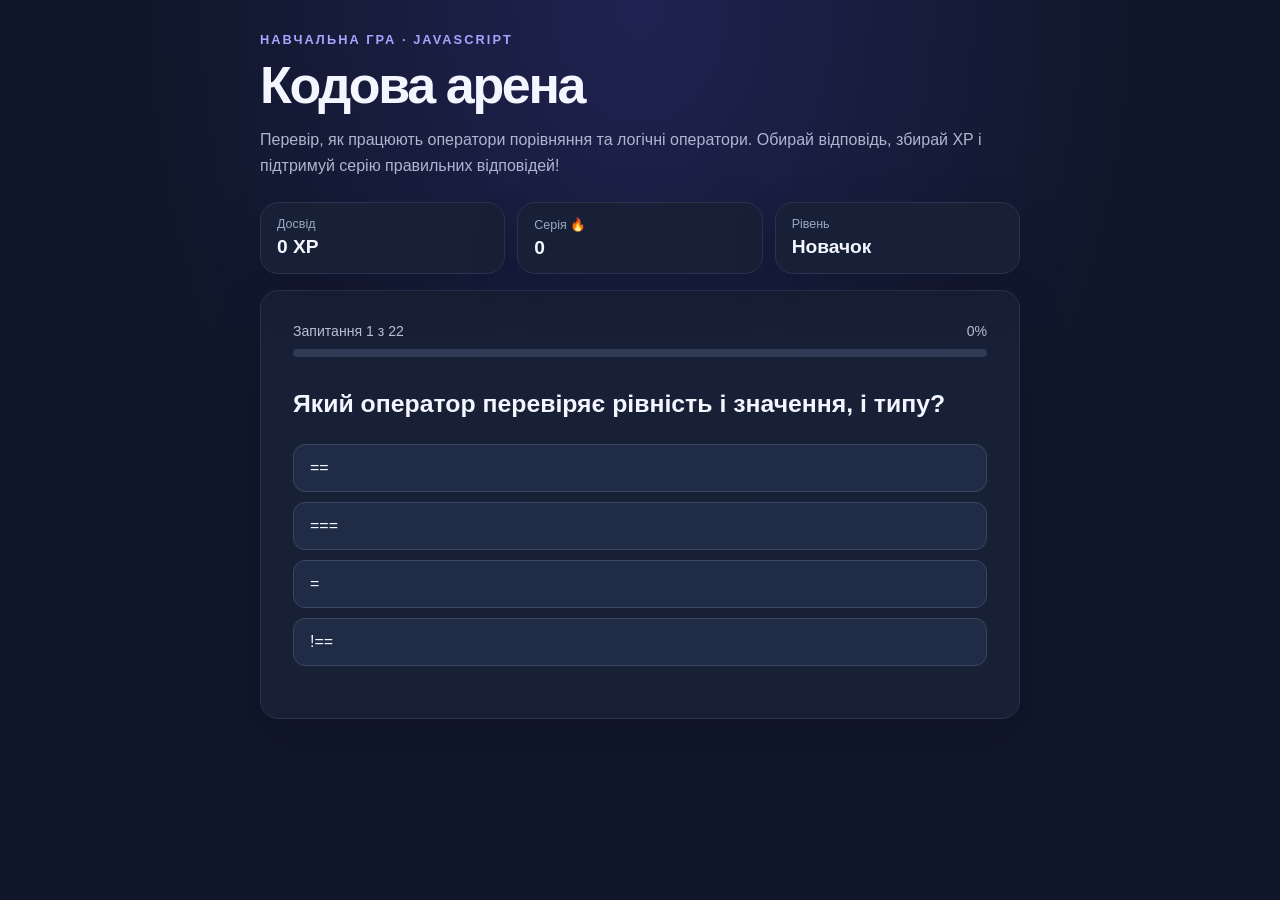
<file: 02 Оператори порівняння/index.html>
<!DOCTYPE html>
<html lang="uk">
<head>
    <meta charset="UTF-8">
    <meta name="viewport" content="width=device-width, initial-scale=1.0">
    <meta name="theme-color" content="#10172a">
    <title>Кодова арена — оператори JavaScript</title>
<link rel="stylesheet" href="./styles/style.css">
</head>
<body>
    <main class="game">
        <p class="eyebrow">Навчальна гра · JavaScript</p>
        <h1>Кодова арена</h1>
        <p class="intro">Перевір, як працюють оператори порівняння та логічні оператори. Обирай відповідь, збирай XP і підтримуй серію правильних відповідей!</p>

        <section class="stats" aria-label="Ігрова статистика">
            <div class="stat">
                <span class="stat-label">Досвід</span>
                <strong id="score">0 XP</strong>
            </div>
            <div class="stat">
                <span class="stat-label">Серія 🔥</span>
                <strong id="streak">0</strong>
            </div>
            <div class="stat">
                <span class="stat-label">Рівень</span>
                <strong id="level">Новачок</strong>
            </div>
        </section>

        <section class="quiz-card" aria-labelledby="question">
            <div class="progress-row">
                <span id="question-count">Запитання 1 з 20</span>
                <span id="progress-percent">0%</span>
            </div>
            <div
                class="progress-track"
                id="progress-track"
                role="progressbar"
                aria-label="Прогрес тесту"
                aria-valuemin="0"
                aria-valuemax="20"
                aria-valuenow="0"
            >
                <div class="progress-fill" id="progress-fill"></div>
            </div>
            <div id="quiz-content">
                <h2 class="question" id="question"></h2>
                <div class="answers" id="answers"></div>
                <section class="feedback" id="feedback" aria-live="polite" hidden>
                    <h3>Пояснення</h3>
                    <p id="feedback-explanation"></p>
                    <h3>Приклад коду</h3>
                    <pre><code id="feedback-code"></code></pre>
                    <h3>Практичне застосування</h3>
                    <p id="feedback-application"></p>
                </section>
                <div class="actions">
                    <button class="action-button" id="next-button" type="button" hidden>Далі</button>
                </div>
            </div>
            <div class="result" id="result" aria-live="polite" hidden>
                <p class="eyebrow">Раунд завершено</p>
                <h2 id="result-title"></h2>
                <p id="result-summary"></p>
                <button class="action-button" id="restart-button" type="button">Зіграти ще раз</button>
            </div>
        </section>
    </main>
    <script src="script.js"></script>
</body>
</html>
</file>
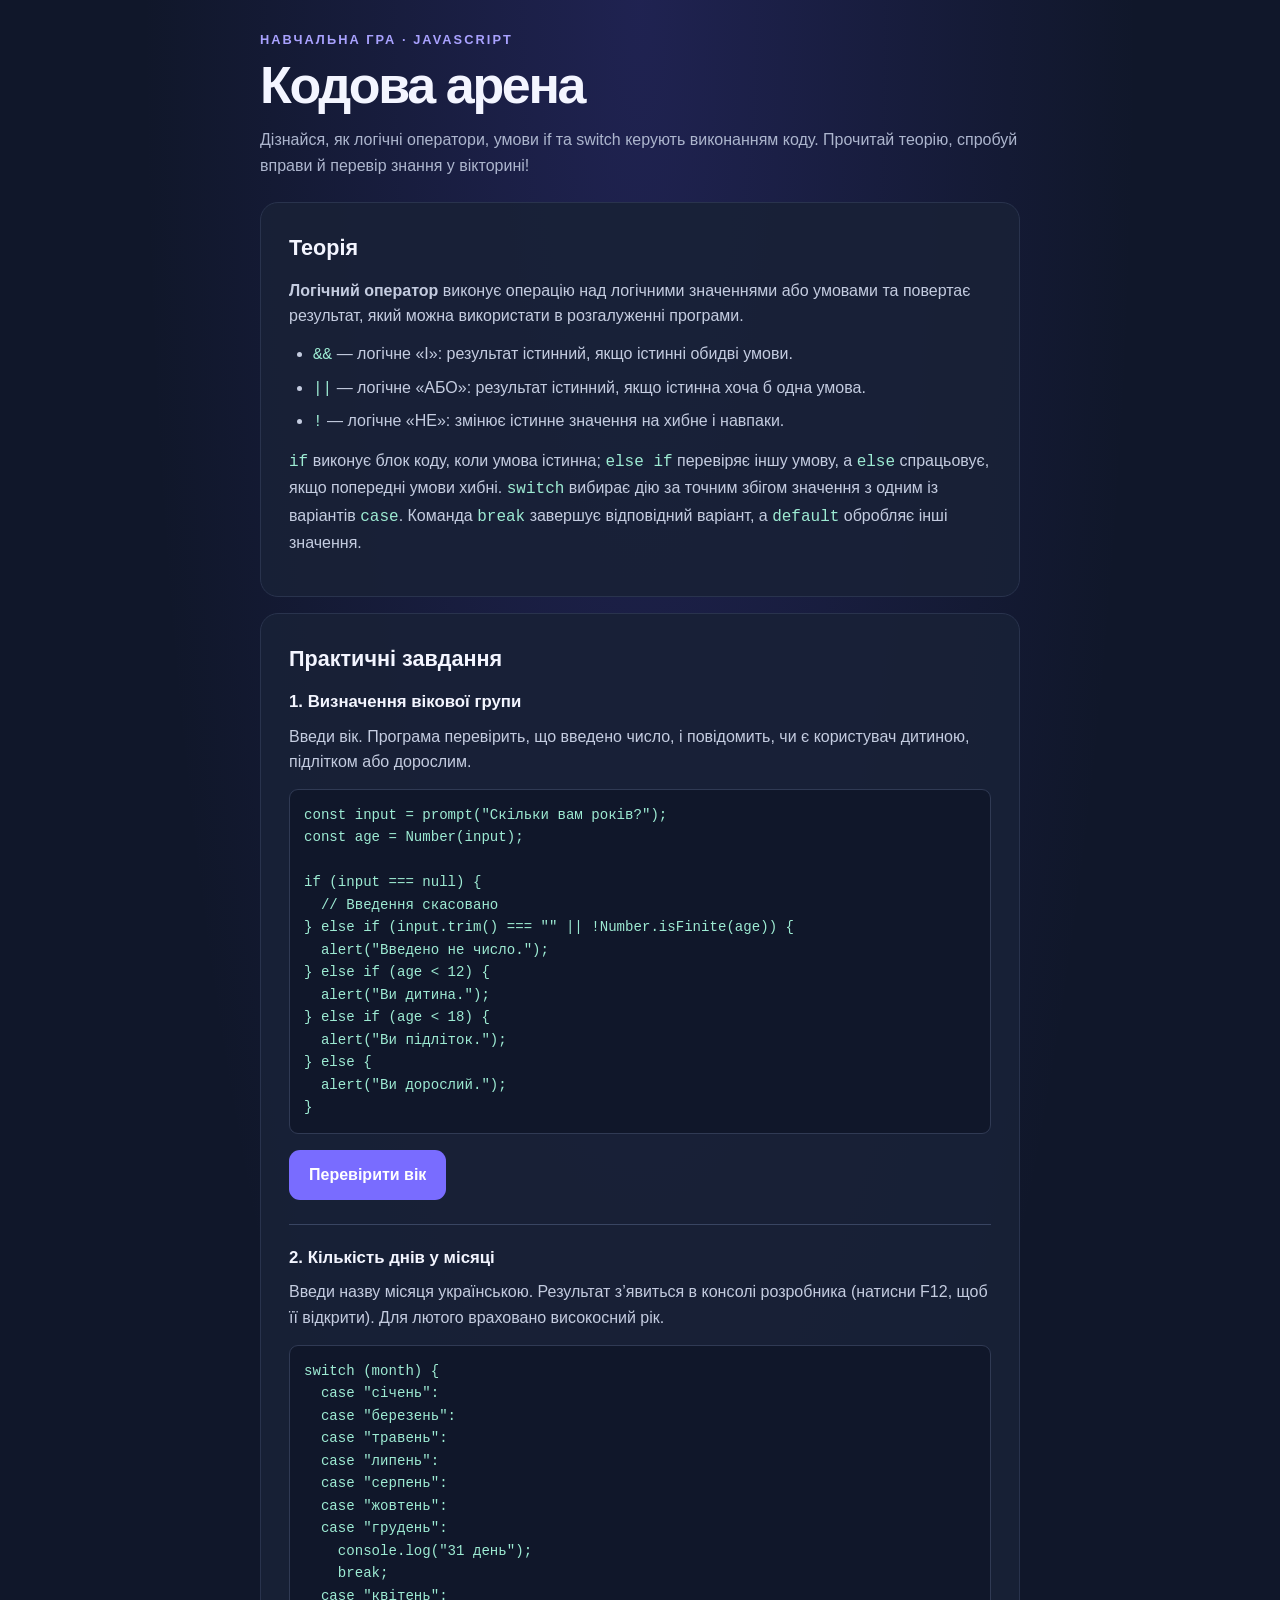
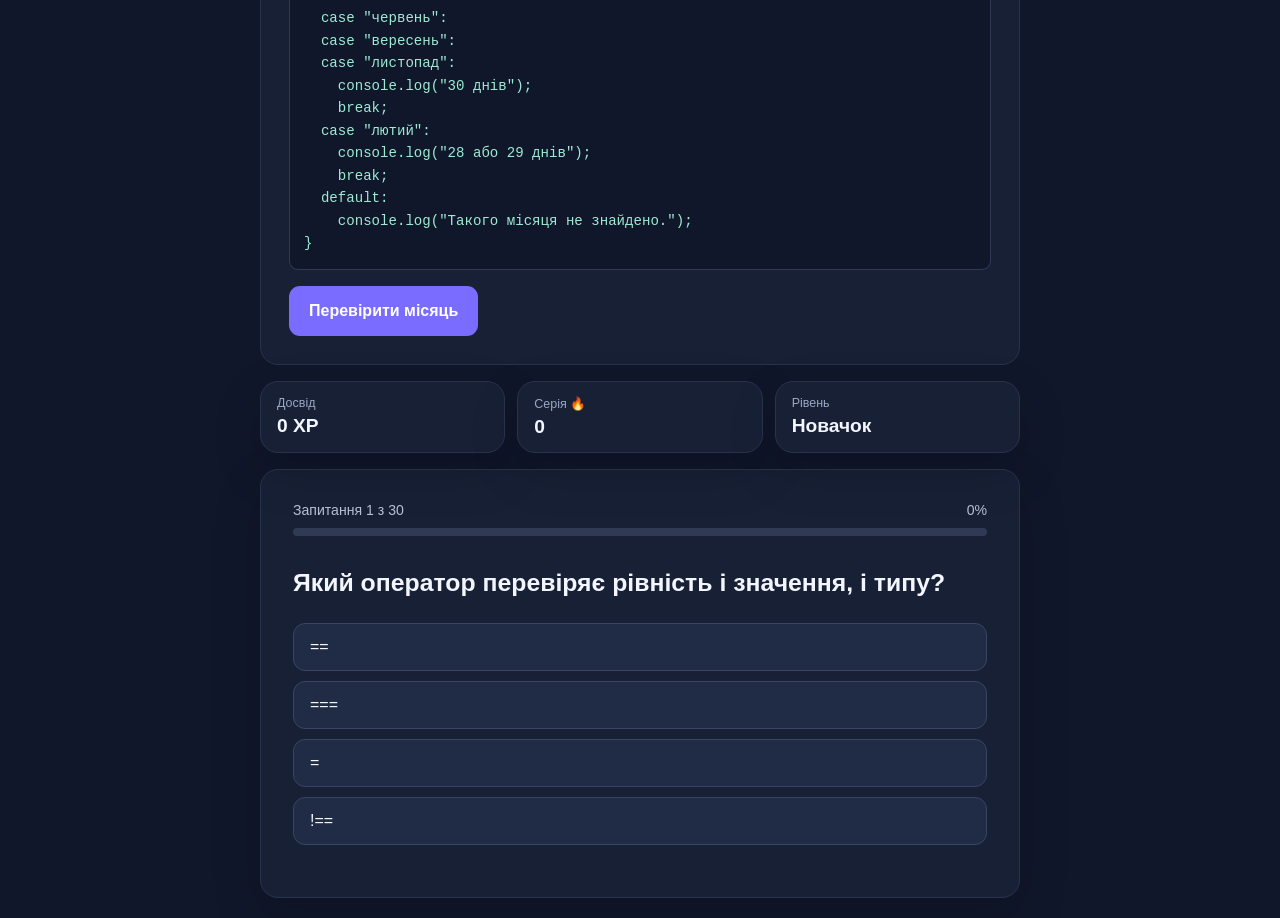
<file: 03 Логічні оператори switch, if/index.html>
<!DOCTYPE html>
<html lang="uk">
<head>
    <meta charset="UTF-8">
    <meta name="viewport" content="width=device-width, initial-scale=1.0">
    <meta name="theme-color" content="#10172a">
    <title>Кодова арена — if і switch у JavaScript</title>
<link rel="stylesheet" href="./styles/style.css">
</head>
<body>
    <main class="game">
        <p class="eyebrow">Навчальна гра · JavaScript</p>
        <h1>Кодова арена</h1>
        <p class="intro">Дізнайся, як логічні оператори, умови if та switch керують виконанням коду. Прочитай теорію, спробуй вправи й перевір знання у вікторині!</p>

        <section class="lesson-card" aria-labelledby="theory-title">
            <h2 id="theory-title">Теорія</h2>
            <p><strong>Логічний оператор</strong> виконує операцію над логічними значеннями або умовами та повертає результат, який можна використати в розгалуженні програми.</p>
            <ul>
                <li><code>&amp;&amp;</code> — логічне «І»: результат істинний, якщо істинні обидві умови.</li>
                <li><code>||</code> — логічне «АБО»: результат істинний, якщо істинна хоча б одна умова.</li>
                <li><code>!</code> — логічне «НЕ»: змінює істинне значення на хибне і навпаки.</li>
            </ul>
            <p><code>if</code> виконує блок коду, коли умова істинна; <code>else if</code> перевіряє іншу умову, а <code>else</code> спрацьовує, якщо попередні умови хибні. <code>switch</code> вибирає дію за точним збігом значення з одним із варіантів <code>case</code>. Команда <code>break</code> завершує відповідний варіант, а <code>default</code> обробляє інші значення.</p>
        </section>

        <section class="lesson-card exercises" aria-labelledby="exercises-title">
            <h2 id="exercises-title">Практичні завдання</h2>
            <article class="exercise">
                <h3>1. Визначення вікової групи</h3>
                <p>Введи вік. Програма перевірить, що введено число, і повідомить, чи є користувач дитиною, підлітком або дорослим.</p>
                <pre><code>const input = prompt("Скільки вам років?");
const age = Number(input);

if (input === null) {
  // Введення скасовано
} else if (input.trim() === "" || !Number.isFinite(age)) {
  alert("Введено не число.");
} else if (age &lt; 12) {
  alert("Ви дитина.");
} else if (age &lt; 18) {
  alert("Ви підліток.");
} else {
  alert("Ви дорослий.");
}</code></pre>
                <button class="action-button" id="age-button" type="button">Перевірити вік</button>
            </article>
            <article class="exercise">
                <h3>2. Кількість днів у місяці</h3>
                <p>Введи назву місяця українською. Результат з’явиться в консолі розробника (натисни F12, щоб її відкрити). Для лютого враховано високосний рік.</p>
                <pre><code>switch (month) {
  case "січень":
  case "березень":
  case "травень":
  case "липень":
  case "серпень":
  case "жовтень":
  case "грудень":
    console.log("31 день");
    break;
  case "квітень":
  case "червень":
  case "вересень":
  case "листопад":
    console.log("30 днів");
    break;
  case "лютий":
    console.log("28 або 29 днів");
    break;
  default:
    console.log("Такого місяця не знайдено.");
}</code></pre>
                <button class="action-button" id="month-button" type="button">Перевірити місяць</button>
            </article>
        </section>

        <section class="stats" aria-label="Ігрова статистика">
            <div class="stat">
                <span class="stat-label">Досвід</span>
                <strong id="score">0 XP</strong>
            </div>
            <div class="stat">
                <span class="stat-label">Серія 🔥</span>
                <strong id="streak">0</strong>
            </div>
            <div class="stat">
                <span class="stat-label">Рівень</span>
                <strong id="level">Новачок</strong>
            </div>
        </section>

        <section class="quiz-card" aria-labelledby="question">
            <div class="progress-row">
                <span id="question-count">Запитання 1 з 28</span>
                <span id="progress-percent">0%</span>
            </div>
            <div
                class="progress-track"
                id="progress-track"
                role="progressbar"
                aria-label="Прогрес тесту"
                aria-valuemin="0"
                aria-valuemax="28"
                aria-valuenow="0"
            >
                <div class="progress-fill" id="progress-fill"></div>
            </div>
            <div id="quiz-content">
                <h2 class="question" id="question"></h2>
                <div class="answers" id="answers"></div>
                <section class="feedback" id="feedback" aria-live="polite" hidden>
                    <h3>Пояснення</h3>
                    <p id="feedback-explanation"></p>
                    <h3>Приклад коду</h3>
                    <pre><code id="feedback-code"></code></pre>
                    <h3>Практичне застосування</h3>
                    <p id="feedback-application"></p>
                </section>
                <div class="actions">
                    <button class="action-button" id="next-button" type="button" hidden>Далі</button>
                </div>
            </div>
            <div class="result" id="result" aria-live="polite" hidden>
                <p class="eyebrow">Раунд завершено</p>
                <h2 id="result-title"></h2>
                <p id="result-summary"></p>
                <button class="action-button" id="restart-button" type="button">Зіграти ще раз</button>
            </div>
        </section>
    </main>
    
    <script src="script.js"></script>
</body>
</html>
</file>
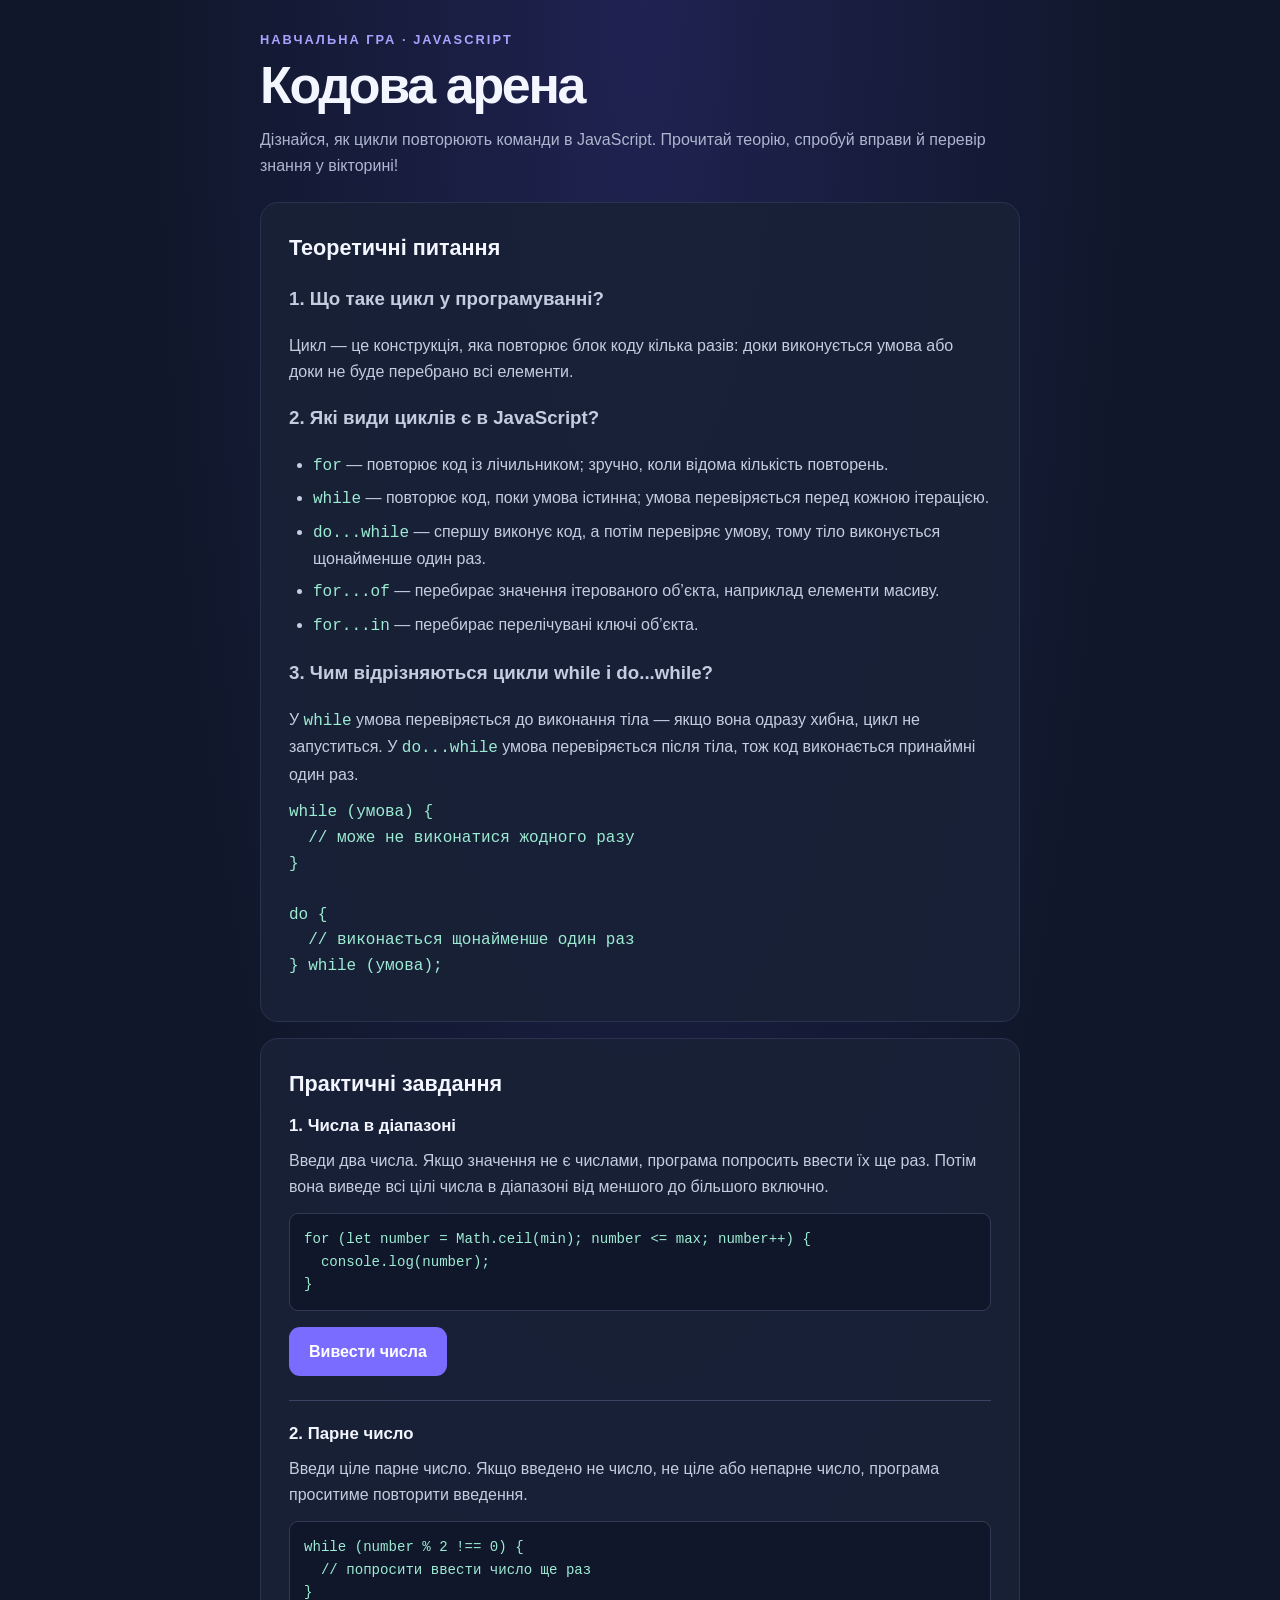
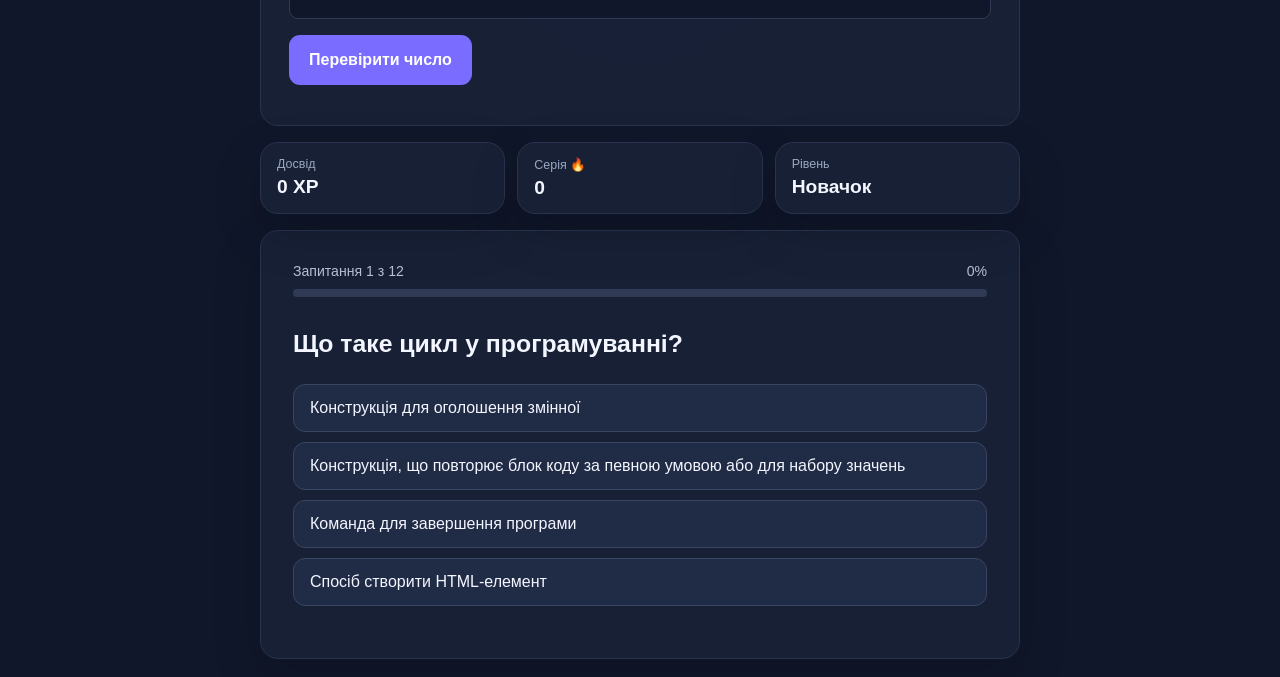
<file: 04 Loops/index.html>
<!DOCTYPE html>
<html lang="uk">
<head>
    <meta charset="UTF-8">
    <meta name="viewport" content="width=device-width, initial-scale=1.0">
    <meta name="theme-color" content="#10172a">
    <title>Loops</title>
<link rel="stylesheet" href="./styles/style.css">
</head>
<body>
    <main class="game">
        <p class="eyebrow">Навчальна гра · JavaScript</p>
        <h1>Кодова арена</h1>
        <p class="intro">Дізнайся, як цикли повторюють команди в JavaScript. Прочитай теорію, спробуй вправи й перевір знання у вікторині!</p>

        <section class="lesson-card" aria-labelledby="theory-title">
            <h2 id="theory-title">Теоретичні питання</h2>
            <h3>1. Що таке цикл у програмуванні?</h3>
            <p>Цикл — це конструкція, яка повторює блок коду кілька разів: доки виконується умова або доки не буде перебрано всі елементи.</p>
            <h3>2. Які види циклів є в JavaScript?</h3>
            <ul>
                <li><code>for</code> — повторює код із лічильником; зручно, коли відома кількість повторень.</li>
                <li><code>while</code> — повторює код, поки умова істинна; умова перевіряється перед кожною ітерацією.</li>
                <li><code>do...while</code> — спершу виконує код, а потім перевіряє умову, тому тіло виконується щонайменше один раз.</li>
                <li><code>for...of</code> — перебирає значення ітерованого об’єкта, наприклад елементи масиву.</li>
                <li><code>for...in</code> — перебирає перелічувані ключі об’єкта.</li>
            </ul>
            <h3>3. Чим відрізняються цикли while і do...while?</h3>
            <p>У <code>while</code> умова перевіряється до виконання тіла — якщо вона одразу хибна, цикл не запуститься. У <code>do...while</code> умова перевіряється після тіла, тож код виконається принаймні один раз.</p>
            <pre><code>while (умова) {
  // може не виконатися жодного разу
}

do {
  // виконається щонайменше один раз
} while (умова);</code></pre>
        </section>

        <section class="lesson-card exercises" aria-labelledby="exercises-title">
            <h2 id="exercises-title">Практичні завдання</h2>
            <article class="exercise">
                <h3>1. Числа в діапазоні</h3>
                <p>Введи два числа. Якщо значення не є числами, програма попросить ввести їх ще раз. Потім вона виведе всі цілі числа в діапазоні від меншого до більшого включно.</p>
                <pre><code>for (let number = Math.ceil(min); number &lt;= max; number++) {
  console.log(number);
}</code></pre>
                <button class="action-button" id="range-button" type="button">Вивести числа</button>
                <p class="exercise-result" id="range-result" aria-live="polite"></p>
            </article>
            <article class="exercise">
                <h3>2. Парне число</h3>
                <p>Введи ціле парне число. Якщо введено не число, не ціле або непарне число, програма проситиме повторити введення.</p>
                <pre><code>while (number % 2 !== 0) {
  // попросити ввести число ще раз
}</code></pre>
                <button class="action-button" id="even-button" type="button">Перевірити число</button>
                <p class="exercise-result" id="even-result" aria-live="polite"></p>
            </article>
        </section>

        <section class="stats" aria-label="Ігрова статистика">
            <div class="stat">
                <span class="stat-label">Досвід</span>
                <strong id="score">0 XP</strong>
            </div>
            <div class="stat">
                <span class="stat-label">Серія 🔥</span>
                <strong id="streak">0</strong>
            </div>
            <div class="stat">
                <span class="stat-label">Рівень</span>
                <strong id="level">Новачок</strong>
            </div>
        </section>

        <section class="quiz-card" aria-labelledby="question">
            <div class="progress-row">
                <span id="question-count">Запитання 1</span>
                <span id="progress-percent">0%</span>
            </div>
            <div
                class="progress-track"
                id="progress-track"
                role="progressbar"
                aria-label="Прогрес тесту"
                aria-valuemin="0"
                aria-valuemax="0"
                aria-valuenow="0"
            >
                <div class="progress-fill" id="progress-fill"></div>
            </div>
            <div id="quiz-content">
                <h2 class="question" id="question"></h2>
                <div class="answers" id="answers"></div>
                <section class="feedback" id="feedback" aria-live="polite" hidden>
                    <h3>Пояснення</h3>
                    <p id="feedback-explanation"></p>
                    <h3>Приклад коду</h3>
                    <pre><code id="feedback-code"></code></pre>
                    <h3>Практичне застосування</h3>
                    <p id="feedback-application"></p>
                </section>
                <div class="actions">
                    <button class="action-button" id="next-button" type="button" hidden>Далі</button>
                </div>
            </div>
            <div class="result" id="result" aria-live="polite" hidden>
                <p class="eyebrow">Раунд завершено</p>
                <h2 id="result-title"></h2>
                <p id="result-summary"></p>
                <button class="action-button" id="restart-button" type="button">Зіграти ще раз</button>
            </div>
        </section>
    </main>
    
    <script src="script.js"></script>
</body>
</html>
</file>
<file: 02 Оператори порівняння/styles/style.css>
:root {
            color-scheme: dark;
            font-family: Inter, "Segoe UI", sans-serif;
            background: #10172a;
            color: #f3f5ff;
            font-synthesis: none;
        }

        * {
            box-sizing: border-box;
        }

        body {
            min-height: 100vh;
            margin: 0;
            padding: 32px 16px;
            background:
                radial-gradient(ellipse at 50% 0, rgb(86 75 220 / 22%), transparent 55%),
                #10172a;
        }

        button {
            font: inherit;
        }

        .game {
            width: min(100%, 760px);
            margin: 0 auto;
        }

        .eyebrow {
            margin: 0 0 8px;
            color: #a9a2ff;
            font-size: 0.8rem;
            font-weight: 800;
            letter-spacing: 0.16em;
            text-transform: uppercase;
        }

        h1 {
            margin: 0;
            font-size: clamp(2rem, 6vw, 3.25rem);
            letter-spacing: -0.045em;
        }

        .intro {
            margin: 12px 0 24px;
            color: #adb6ce;
            line-height: 1.6;
        }

        .stats {
            display: grid;
            grid-template-columns: repeat(3, 1fr);
            gap: 12px;
            margin-bottom: 16px;
        }

        .stat,
        .quiz-card {
            border: 1px solid #29334d;
            border-radius: 18px;
            background: rgb(24 33 55 / 92%);
            box-shadow: 0 18px 50px rgb(0 0 0 / 16%);
        }

        .stat {
            padding: 14px 16px;
        }

        .stat-label {
            display: block;
            margin-bottom: 5px;
            color: #9ba7c2;
            font-size: 0.78rem;
        }

        .stat strong {
            font-size: 1.2rem;
        }

        .quiz-card {
            padding: clamp(20px, 5vw, 32px);
        }

        .progress-row {
            display: flex;
            justify-content: space-between;
            gap: 12px;
            margin-bottom: 10px;
            color: #b6bfd5;
            font-size: 0.88rem;
        }

        .progress-track {
            height: 8px;
            overflow: hidden;
            margin-bottom: 28px;
            border-radius: 99px;
            background: #303a54;
        }

        .progress-fill {
            width: 0;
            height: 100%;
            border-radius: inherit;
            background: linear-gradient(90deg, #8277ff, #4de0bd);
            transition: width 240ms ease;
        }

        .question {
            margin: 0 0 22px;
            font-size: clamp(1.2rem, 4vw, 1.55rem);
            line-height: 1.5;
        }

        .answers {
            display: grid;
            gap: 10px;
        }

        .answer {
            width: 100%;
            padding: 14px 16px;
            border: 1px solid #394562;
            border-radius: 12px;
            background: #202b45;
            color: #f3f5ff;
            cursor: pointer;
            text-align: left;
            transition: border-color 150ms ease, background 150ms ease, transform 150ms ease;
        }

        .answer:hover:not(:disabled),
        .answer:focus-visible {
            border-color: #9b91ff;
            background: #2b3654;
            outline: none;
            transform: translateY(-1px);
        }

        .answer:disabled {
            cursor: default;
        }

        .answer.correct {
            border-color: #45d6ac;
            background: #163d3b;
        }

        .answer.incorrect {
            border-color: #ff7b88;
            background: #492a3b;
        }

        .feedback {
            margin: 16px 0 0;
            padding: 18px;
            border: 1px solid #394562;
            border-radius: 12px;
            background: #19243a;
            color: #c4cce0;
            line-height: 1.5;
        }

        .feedback[hidden] {
            display: none;
        }

        .feedback[data-state="correct"] {
            border-color: #347b69;
        }

        .feedback[data-state="incorrect"] {
            border-color: #80505d;
        }

        .feedback h3 {
            margin: 0 0 6px;
            color: #f3f5ff;
            font-size: 0.9rem;
        }

        .feedback p {
            margin: 0 0 16px;
        }

        .feedback p:last-child {
            margin-bottom: 0;
        }

        .feedback pre {
            overflow-x: auto;
            margin: 0 0 16px;
            padding: 14px;
            border: 1px solid #303a54;
            border-radius: 9px;
            background: #10172a;
            color: #9debd3;
            font: 0.9rem/1.6 "Cascadia Code", Consolas, monospace;
            white-space: pre;
        }

        .actions {
            display: flex;
            justify-content: flex-end;
            margin-top: 20px;
        }

        .action-button {
            padding: 12px 20px;
            border: 0;
            border-radius: 11px;
            background: #796cff;
            color: white;
            cursor: pointer;
            font-weight: 750;
        }

        .action-button:hover {
            background: #8c81ff;
        }

        .action-button:focus-visible {
            outline: 3px solid #c1bbff;
            outline-offset: 3px;
        }

        .action-button[hidden] {
            display: none;
        }

        .result {
            text-align: center;
        }

        .result h2 {
            margin: 4px 0 12px;
            font-size: 2rem;
        }

        .result p {
            color: #c4cce0;
            line-height: 1.6;
        }

        @media (max-width: 480px) {
            body {
                padding: 24px 12px;
            }

            .stats {
                gap: 8px;
            }

            .stat {
                padding: 12px 10px;
            }

            .stat-label {
                font-size: 0.7rem;
            }
        }

        @media (prefers-reduced-motion: reduce) {
            *,
            *::before,
            *::after {
                scroll-behavior: auto !important;
                transition-duration: 0.01ms !important;
            }
        }
</file>
<file: 03 Логічні оператори switch, if/styles/style.css>
:root {
            color-scheme: dark;
            font-family: Inter, "Segoe UI", sans-serif;
            background: #10172a;
            color: #f3f5ff;
            font-synthesis: none;
        }

        * {
            box-sizing: border-box;
        }

        body {
            min-height: 100vh;
            margin: 0;
            padding: 32px 16px;
            background:
                radial-gradient(ellipse at 50% 0, rgb(86 75 220 / 22%), transparent 55%),
                #10172a;
        }

        button {
            font: inherit;
        }

        .game {
            width: min(100%, 760px);
            margin: 0 auto;
        }

        .eyebrow {
            margin: 0 0 8px;
            color: #a9a2ff;
            font-size: 0.8rem;
            font-weight: 800;
            letter-spacing: 0.16em;
            text-transform: uppercase;
        }

        h1 {
            margin: 0;
            font-size: clamp(2rem, 6vw, 3.25rem);
            letter-spacing: -0.045em;
        }

        .intro {
            margin: 12px 0 24px;
            color: #adb6ce;
            line-height: 1.6;
        }

        .lesson-card {
            margin-bottom: 16px;
            padding: clamp(20px, 5vw, 28px);
            border: 1px solid #29334d;
            border-radius: 18px;
            background: rgb(24 33 55 / 92%);
            color: #c4cce0;
            line-height: 1.6;
        }

        .lesson-card h2 {
            margin: 0 0 12px;
            color: #f3f5ff;
            font-size: 1.35rem;
        }

        .lesson-card p {
            margin: 0 0 12px;
        }

        .lesson-card ul {
            display: grid;
            gap: 6px;
            margin: 0 0 12px;
            padding-left: 24px;
        }

        .lesson-card code {
            color: #9debd3;
            font-family: "Cascadia Code", Consolas, monospace;
        }

        .exercise + .exercise {
            margin-top: 24px;
            padding-top: 20px;
            border-top: 1px solid #394562;
        }

        .exercise h3 {
            margin: 0 0 8px;
            color: #f3f5ff;
            font-size: 1.05rem;
        }

        .exercise pre {
            overflow-x: auto;
            margin: 14px 0;
            padding: 14px;
            border: 1px solid #303a54;
            border-radius: 9px;
            background: #10172a;
            font: 0.88rem/1.6 "Cascadia Code", Consolas, monospace;
            white-space: pre;
        }

        .exercise .action-button {
            margin-top: 2px;
        }

        .stats {
            display: grid;
            grid-template-columns: repeat(3, 1fr);
            gap: 12px;
            margin-bottom: 16px;
        }

        .stat,
        .quiz-card {
            border: 1px solid #29334d;
            border-radius: 18px;
            background: rgb(24 33 55 / 92%);
            box-shadow: 0 18px 50px rgb(0 0 0 / 16%);
        }

        .stat {
            padding: 14px 16px;
        }

        .stat-label {
            display: block;
            margin-bottom: 5px;
            color: #9ba7c2;
            font-size: 0.78rem;
        }

        .stat strong {
            font-size: 1.2rem;
        }

        .quiz-card {
            padding: clamp(20px, 5vw, 32px);
        }

        .progress-row {
            display: flex;
            justify-content: space-between;
            gap: 12px;
            margin-bottom: 10px;
            color: #b6bfd5;
            font-size: 0.88rem;
        }

        .progress-track {
            height: 8px;
            overflow: hidden;
            margin-bottom: 28px;
            border-radius: 99px;
            background: #303a54;
        }

        .progress-fill {
            width: 0;
            height: 100%;
            border-radius: inherit;
            background: linear-gradient(90deg, #8277ff, #4de0bd);
            transition: width 240ms ease;
        }

        .question {
            margin: 0 0 22px;
            font-size: clamp(1.2rem, 4vw, 1.55rem);
            line-height: 1.5;
        }

        .answers {
            display: grid;
            gap: 10px;
        }

        .answer {
            width: 100%;
            padding: 14px 16px;
            border: 1px solid #394562;
            border-radius: 12px;
            background: #202b45;
            color: #f3f5ff;
            cursor: pointer;
            text-align: left;
            transition: border-color 150ms ease, background 150ms ease, transform 150ms ease;
        }

        .answer:hover:not(:disabled),
        .answer:focus-visible {
            border-color: #9b91ff;
            background: #2b3654;
            outline: none;
            transform: translateY(-1px);
        }

        .answer:disabled {
            cursor: default;
        }

        .answer.correct {
            border-color: #45d6ac;
            background: #163d3b;
        }

        .answer.incorrect {
            border-color: #ff7b88;
            background: #492a3b;
        }

        .feedback {
            margin: 16px 0 0;
            padding: 18px;
            border: 1px solid #394562;
            border-radius: 12px;
            background: #19243a;
            color: #c4cce0;
            line-height: 1.5;
        }

        .feedback[hidden] {
            display: none;
        }

        .feedback[data-state="correct"] {
            border-color: #347b69;
        }

        .feedback[data-state="incorrect"] {
            border-color: #80505d;
        }

        .feedback h3 {
            margin: 0 0 6px;
            color: #f3f5ff;
            font-size: 0.9rem;
        }

        .feedback p {
            margin: 0 0 16px;
        }

        .feedback p:last-child {
            margin-bottom: 0;
        }

        .feedback pre {
            overflow-x: auto;
            margin: 0 0 16px;
            padding: 14px;
            border: 1px solid #303a54;
            border-radius: 9px;
            background: #10172a;
            color: #9debd3;
            font: 0.9rem/1.6 "Cascadia Code", Consolas, monospace;
            white-space: pre;
        }

        .actions {
            display: flex;
            justify-content: flex-end;
            margin-top: 20px;
        }

        .action-button {
            padding: 12px 20px;
            border: 0;
            border-radius: 11px;
            background: #796cff;
            color: white;
            cursor: pointer;
            font-weight: 750;
        }

        .action-button:hover {
            background: #8c81ff;
        }

        .action-button:focus-visible {
            outline: 3px solid #c1bbff;
            outline-offset: 3px;
        }

        .action-button[hidden] {
            display: none;
        }

        .result {
            text-align: center;
        }

        .result h2 {
            margin: 4px 0 12px;
            font-size: 2rem;
        }

        .result p {
            color: #c4cce0;
            line-height: 1.6;
        }

        @media (max-width: 480px) {
            body {
                padding: 24px 12px;
            }

            .stats {
                gap: 8px;
            }

            .stat {
                padding: 12px 10px;
            }

            .stat-label {
                font-size: 0.7rem;
            }
        }

        @media (prefers-reduced-motion: reduce) {
            *,
            *::before,
            *::after {
                scroll-behavior: auto !important;
                transition-duration: 0.01ms !important;
            }
        }
</file>
<file: 04 Loops/styles/style.css>
:root {
            color-scheme: dark;
            font-family: Inter, "Segoe UI", sans-serif;
            background: #10172a;
            color: #f3f5ff;
            font-synthesis: none;
        }

        * {
            box-sizing: border-box;
        }

        body {
            min-height: 100vh;
            margin: 0;
            padding: 32px 16px;
            background:
                radial-gradient(ellipse at 50% 0, rgb(86 75 220 / 22%), transparent 55%),
                #10172a;
        }

        button {
            font: inherit;
        }

        .game {
            width: min(100%, 760px);
            margin: 0 auto;
        }

        .eyebrow {
            margin: 0 0 8px;
            color: #a9a2ff;
            font-size: 0.8rem;
            font-weight: 800;
            letter-spacing: 0.16em;
            text-transform: uppercase;
        }

        h1 {
            margin: 0;
            font-size: clamp(2rem, 6vw, 3.25rem);
            letter-spacing: -0.045em;
        }

        .intro {
            margin: 12px 0 24px;
            color: #adb6ce;
            line-height: 1.6;
        }

        .lesson-card {
            margin-bottom: 16px;
            padding: clamp(20px, 5vw, 28px);
            border: 1px solid #29334d;
            border-radius: 18px;
            background: rgb(24 33 55 / 92%);
            color: #c4cce0;
            line-height: 1.6;
        }

        .lesson-card h2 {
            margin: 0 0 12px;
            color: #f3f5ff;
            font-size: 1.35rem;
        }

        .lesson-card p {
            margin: 0 0 12px;
        }

        .lesson-card ul {
            display: grid;
            gap: 6px;
            margin: 0 0 12px;
            padding-left: 24px;
        }

        .lesson-card code {
            color: #9debd3;
            font-family: "Cascadia Code", Consolas, monospace;
        }

        .exercise + .exercise {
            margin-top: 24px;
            padding-top: 20px;
            border-top: 1px solid #394562;
        }

        .exercise h3 {
            margin: 0 0 8px;
            color: #f3f5ff;
            font-size: 1.05rem;
        }

        .exercise pre {
            overflow-x: auto;
            margin: 14px 0;
            padding: 14px;
            border: 1px solid #303a54;
            border-radius: 9px;
            background: #10172a;
            font: 0.88rem/1.6 "Cascadia Code", Consolas, monospace;
            white-space: pre;
        }

        .exercise .action-button {
            margin-top: 2px;
        }

        .exercise-result {
            margin: 12px 0 0;
            color: #9debd3;
            line-height: 1.6;
            overflow-wrap: anywhere;
        }

        .stats {
            display: grid;
            grid-template-columns: repeat(3, 1fr);
            gap: 12px;
            margin-bottom: 16px;
        }

        .stat,
        .quiz-card {
            border: 1px solid #29334d;
            border-radius: 18px;
            background: rgb(24 33 55 / 92%);
            box-shadow: 0 18px 50px rgb(0 0 0 / 16%);
        }

        .stat {
            padding: 14px 16px;
        }

        .stat-label {
            display: block;
            margin-bottom: 5px;
            color: #9ba7c2;
            font-size: 0.78rem;
        }

        .stat strong {
            font-size: 1.2rem;
        }

        .quiz-card {
            padding: clamp(20px, 5vw, 32px);
        }

        .progress-row {
            display: flex;
            justify-content: space-between;
            gap: 12px;
            margin-bottom: 10px;
            color: #b6bfd5;
            font-size: 0.88rem;
        }

        .progress-track {
            height: 8px;
            overflow: hidden;
            margin-bottom: 28px;
            border-radius: 99px;
            background: #303a54;
        }

        .progress-fill {
            width: 0;
            height: 100%;
            border-radius: inherit;
            background: linear-gradient(90deg, #8277ff, #4de0bd);
            transition: width 240ms ease;
        }

        .question {
            margin: 0 0 22px;
            font-size: clamp(1.2rem, 4vw, 1.55rem);
            line-height: 1.5;
        }

        .answers {
            display: grid;
            gap: 10px;
        }

        .answer {
            width: 100%;
            padding: 14px 16px;
            border: 1px solid #394562;
            border-radius: 12px;
            background: #202b45;
            color: #f3f5ff;
            cursor: pointer;
            text-align: left;
            transition: border-color 150ms ease, background 150ms ease, transform 150ms ease;
        }

        .answer:hover:not(:disabled),
        .answer:focus-visible {
            border-color: #9b91ff;
            background: #2b3654;
            outline: none;
            transform: translateY(-1px);
        }

        .answer:disabled {
            cursor: default;
        }

        .answer.correct {
            border-color: #45d6ac;
            background: #163d3b;
        }

        .answer.incorrect {
            border-color: #ff7b88;
            background: #492a3b;
        }

        .feedback {
            margin: 16px 0 0;
            padding: 18px;
            border: 1px solid #394562;
            border-radius: 12px;
            background: #19243a;
            color: #c4cce0;
            line-height: 1.5;
        }

        .feedback[hidden] {
            display: none;
        }

        .feedback[data-state="correct"] {
            border-color: #347b69;
        }

        .feedback[data-state="incorrect"] {
            border-color: #80505d;
        }

        .feedback h3 {
            margin: 0 0 6px;
            color: #f3f5ff;
            font-size: 0.9rem;
        }

        .feedback p {
            margin: 0 0 16px;
        }

        .feedback p:last-child {
            margin-bottom: 0;
        }

        .feedback pre {
            overflow-x: auto;
            margin: 0 0 16px;
            padding: 14px;
            border: 1px solid #303a54;
            border-radius: 9px;
            background: #10172a;
            color: #9debd3;
            font: 0.9rem/1.6 "Cascadia Code", Consolas, monospace;
            white-space: pre;
        }

        .actions {
            display: flex;
            justify-content: flex-end;
            margin-top: 20px;
        }

        .action-button {
            padding: 12px 20px;
            border: 0;
            border-radius: 11px;
            background: #796cff;
            color: white;
            cursor: pointer;
            font-weight: 750;
        }

        .action-button:hover {
            background: #8c81ff;
        }

        .action-button:focus-visible {
            outline: 3px solid #c1bbff;
            outline-offset: 3px;
        }

        .action-button[hidden] {
            display: none;
        }

        .result {
            text-align: center;
        }

        .result h2 {
            margin: 4px 0 12px;
            font-size: 2rem;
        }

        .result p {
            color: #c4cce0;
            line-height: 1.6;
        }

        @media (max-width: 480px) {
            body {
                padding: 24px 12px;
            }

            .stats {
                gap: 8px;
            }

            .stat {
                padding: 12px 10px;
            }

            .stat-label {
                font-size: 0.7rem;
            }
        }

        @media (prefers-reduced-motion: reduce) {
            *,
            *::before,
            *::after {
                scroll-behavior: auto !important;
                transition-duration: 0.01ms !important;
            }
        }
</file>
